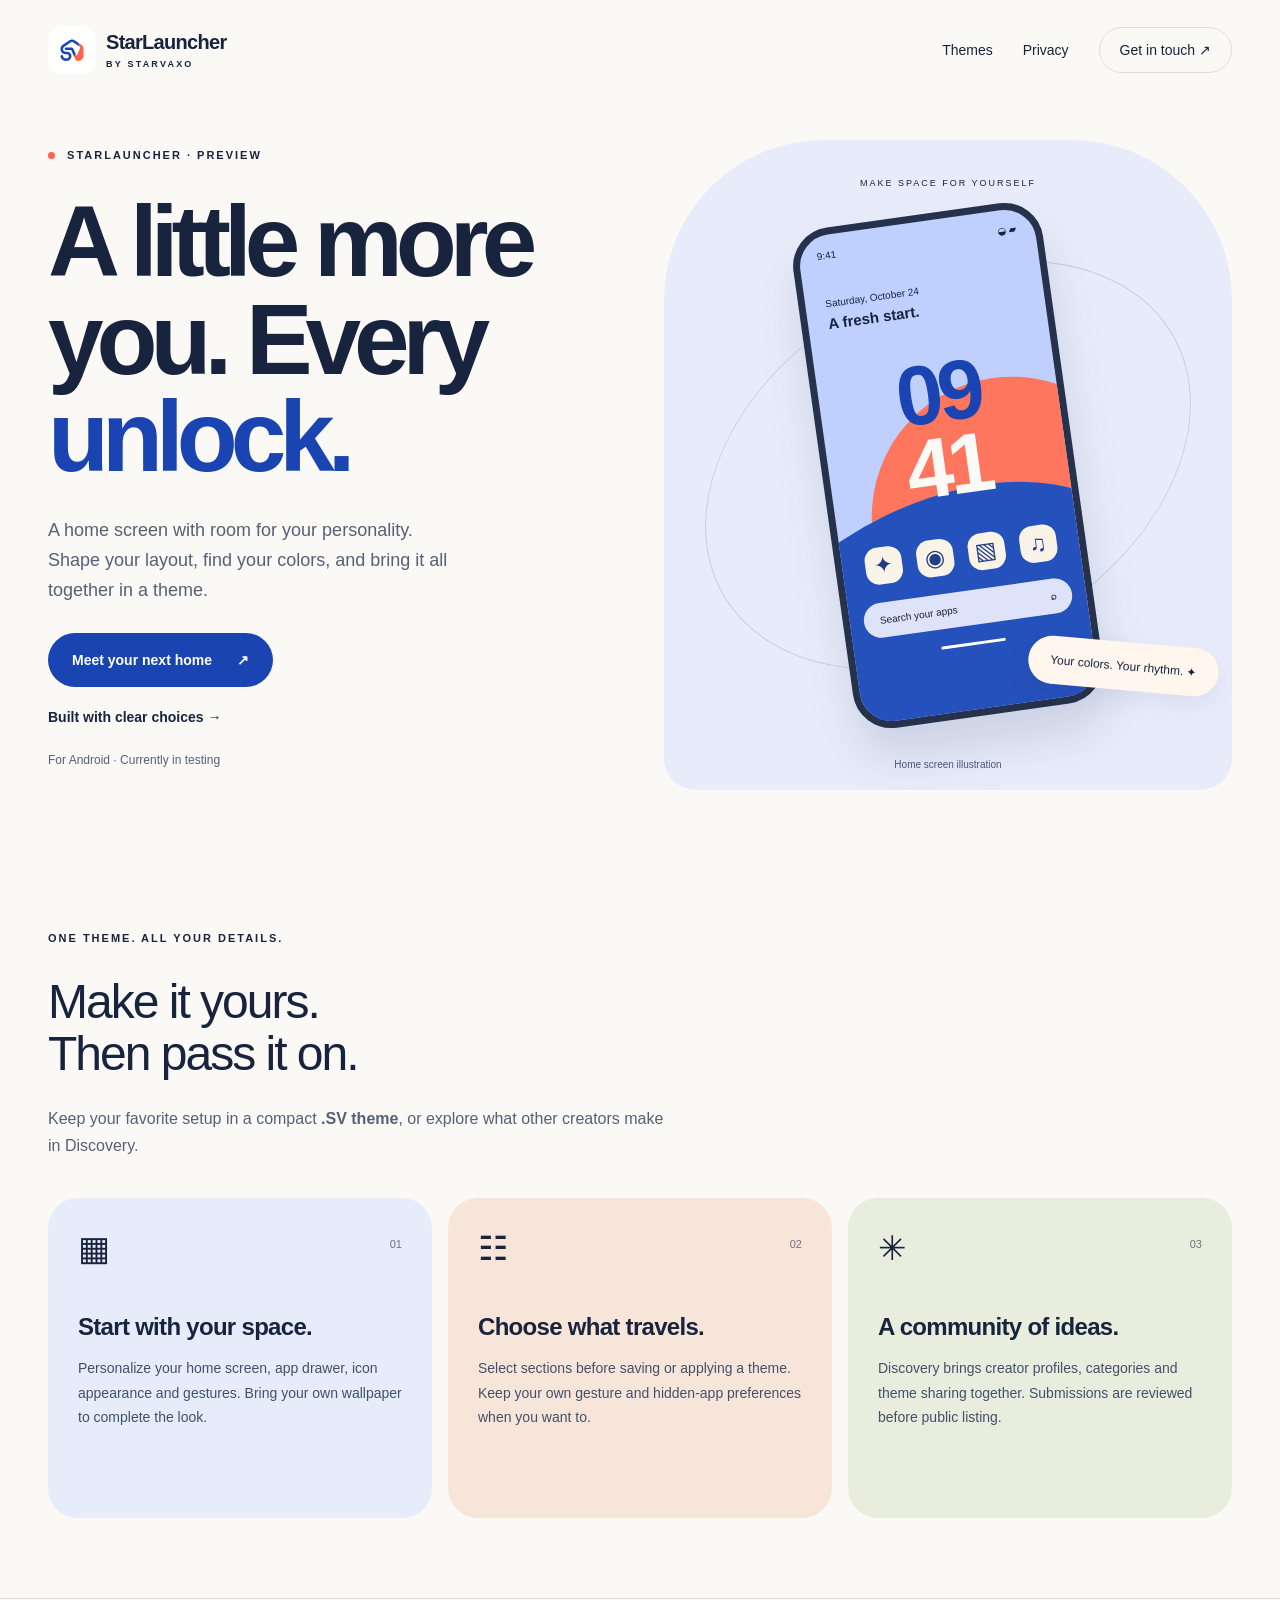
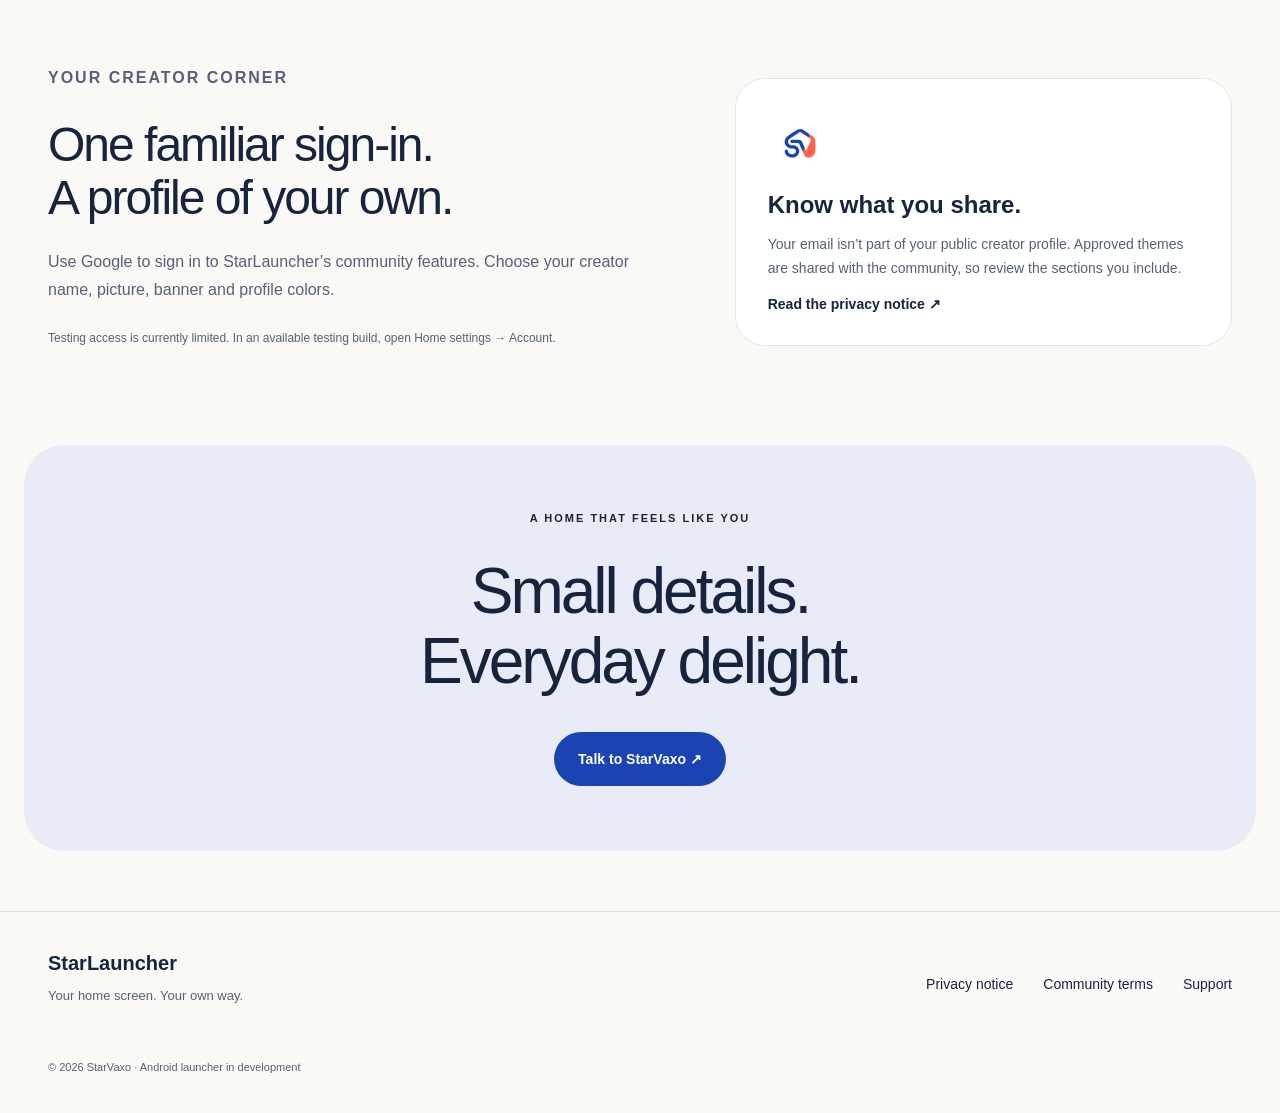
<file: index.html>
<!doctype html>
<html lang="en"><head><meta charset="utf-8"><meta name="viewport" content="width=device-width,initial-scale=1">
<meta name="description" content="StarLauncher is a customizable Android launcher by StarVaxo, with personal layouts and shareable themes."><meta name="theme-color" content="#1944b1">
<title>Make yourself at home · StarLauncher</title><link rel="icon" href="logo.svg" type="image/svg+xml"><link rel="stylesheet" href="styles.css"></head>
<body><a class="skip" href="#main">Skip to content</a><header><a class="brand" href="./"><img src="logo.svg" width="48" height="48" alt=""><span>StarLauncher<small>BY STARVAXO</small></span></a><nav aria-label="Main navigation"><a href="./#themes">Themes</a><a href="privacy.html">Privacy</a><a class="contact" href="mailto:starvaxo.studio@gmail.com">Get in touch <span aria-hidden="true">↗</span></a></nav></header>
<main id="main" class="">
<section class="hero"><div class="hero-copy"><p class="eyebrow"><span class="dot"></span> STARLAUNCHER · PREVIEW</p><h1>A little more<br>you. Every<br><em>unlock.</em></h1><p class="intro">A home screen with room for your personality. Shape your layout, find your colors, and bring it all together in a theme.</p><div class="actions"><a class="button" href="#themes">Meet your next home <span aria-hidden="true">↗</span></a><a class="text-link" href="privacy.html">Built with clear choices →</a></div><p class="fine">For Android · Currently in testing</p></div>
<div class="art" role="img" aria-label="Illustration of a personalized Android home screen with a blue and coral abstract wallpaper"><span class="art-label">MAKE SPACE FOR YOURSELF</span><div class="orbit"></div><div class="phone"><div class="status">9:41 <span>◒ ▰</span></div><div class="glance">Saturday, October 24<br><strong>A fresh start.</strong></div><div class="wallpaper-circle"></div><div class="wallpaper-wave"></div><div class="clock">09<span>41</span></div><div class="app-row"><i>✦</i><i>◉</i><i>▧</i><i>♫</i></div><div class="search">Search your apps <b>⌕</b></div><div class="gesture"></div></div><span class="floating-pill">Your colors. Your rhythm. ✦</span><small class="illustration">Home screen illustration</small></div></section>
<section id="themes" class="themes"><div class="section-heading"><p class="eyebrow">ONE THEME. ALL YOUR DETAILS.</p><h2>Make it yours.<br>Then pass it on.</h2><p>Keep your favorite setup in a compact <strong>.SV theme</strong>, or explore what other creators make in Discovery.</p></div><div class="cards"><article class="card blue"><span class="card-icon" aria-hidden="true">▦</span><span class="number">01</span><h3>Start with your space.</h3><p>Personalize your home screen, app drawer, icon appearance and gestures. Bring your own wallpaper to complete the look.</p></article><article class="card peach"><span class="card-icon" aria-hidden="true">☷</span><span class="number">02</span><h3>Choose what travels.</h3><p>Select sections before saving or applying a theme. Keep your own gesture and hidden-app preferences when you want to.</p></article><article class="card green"><span class="card-icon" aria-hidden="true">✳</span><span class="number">03</span><h3>A community of ideas.</h3><p>Discovery brings creator profiles, categories and theme sharing together. Submissions are reviewed before public listing.</p></article></div></section>
<section class="account"><div><p class="eyebrow">YOUR CREATOR CORNER</p><h2>One familiar sign-in.<br>A profile of your own.</h2><p>Use Google to sign in to StarLauncher’s community features. Choose your creator name, picture, banner and profile colors.</p><p class="fine">Testing access is currently limited. In an available testing build, open Home settings → Account.</p></div><div class="account-note"><img src="logo.svg" alt="" width="64" height="64"><h3>Know what you share.</h3><p>Your email isn’t part of your public creator profile. Approved themes are shared with the community, so review the sections you include.</p><a class="text-link" href="privacy.html">Read the privacy notice ↗</a></div></section>
<section class="closing"><p class="eyebrow">A HOME THAT FEELS LIKE YOU</p><h2>Small details.<br>Everyday delight.</h2><a class="button" href="mailto:starvaxo.studio@gmail.com">Talk to StarVaxo ↗</a></section></main>
<footer><div><strong>StarLauncher</strong><p>Your home screen. Your own way.</p></div><nav aria-label="Footer"><a href="privacy.html">Privacy notice</a><a href="terms.html">Community terms</a><a href="mailto:starvaxo.studio@gmail.com">Support</a></nav><small>© 2026 StarVaxo · Android launcher in development</small></footer></body></html>
</file>
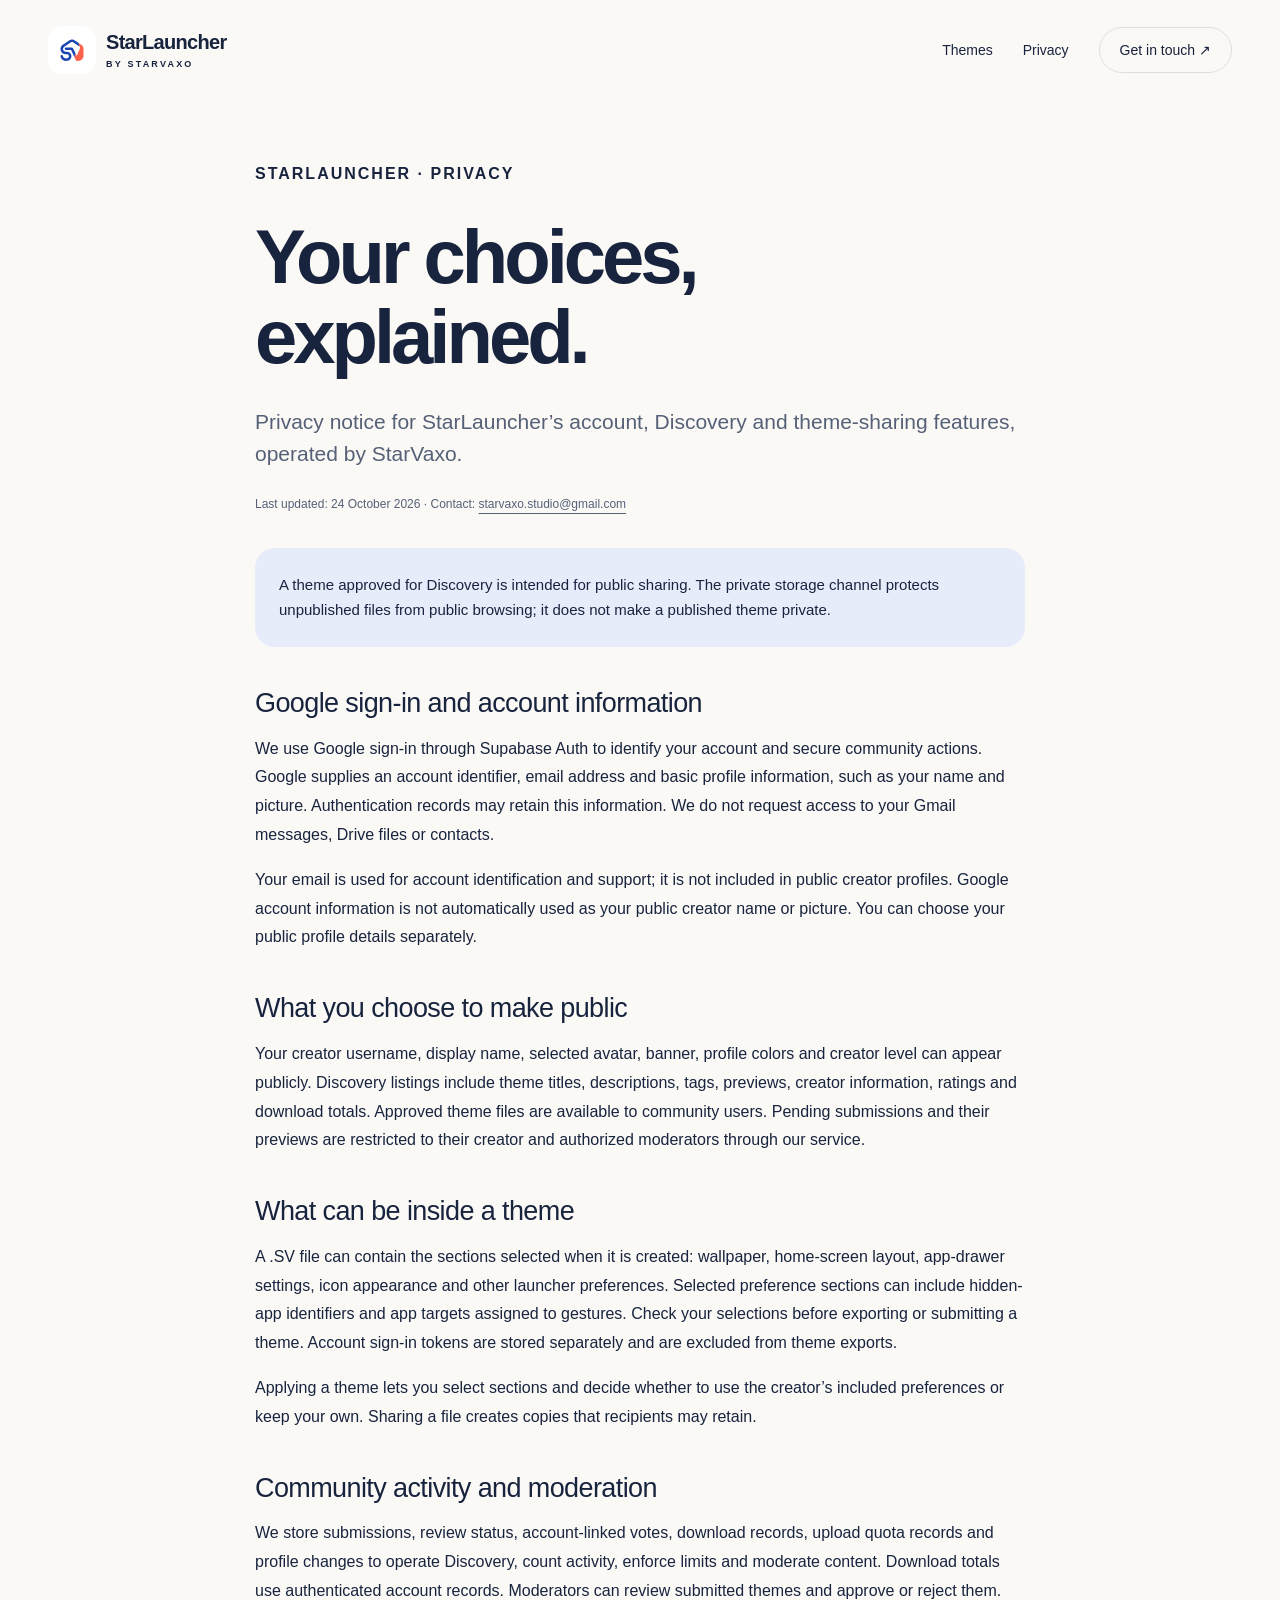
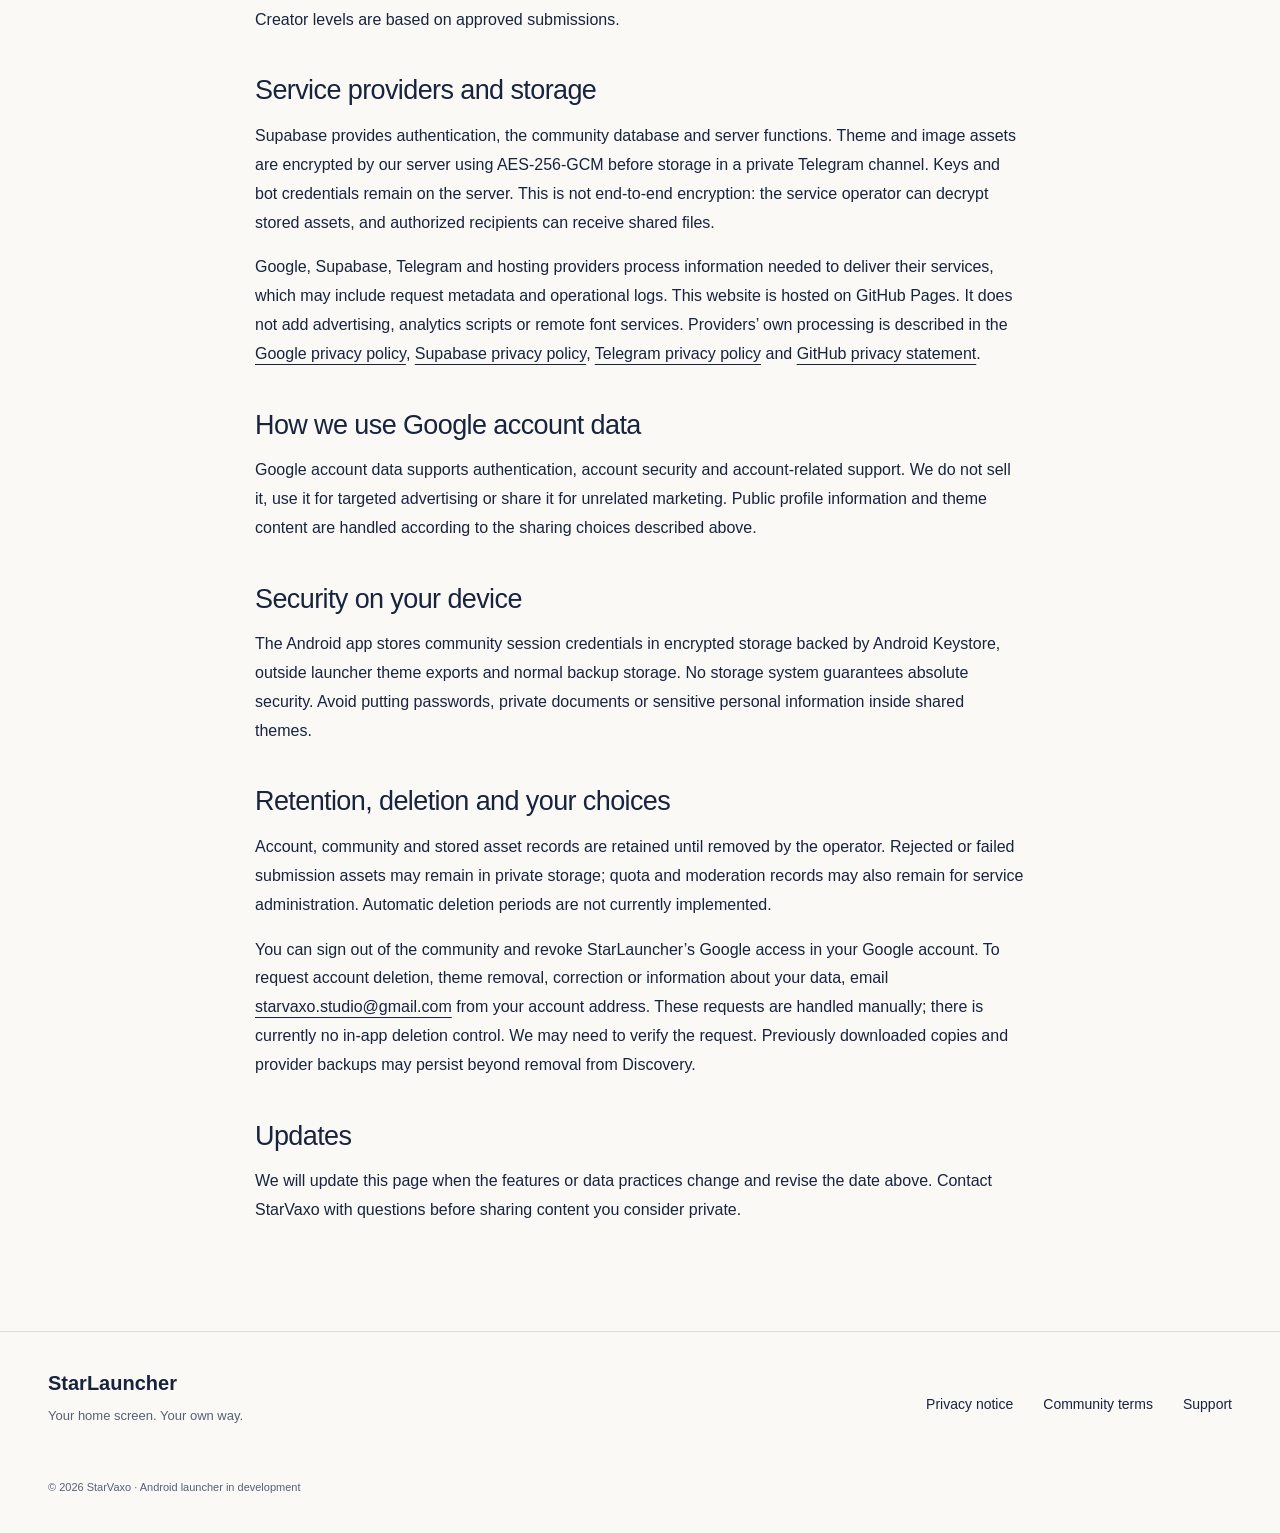
<file: privacy.html>
<!doctype html>
<html lang="en"><head><meta charset="utf-8"><meta name="viewport" content="width=device-width,initial-scale=1">
<meta name="description" content="How StarLauncher handles community accounts, profiles, shared themes and Google sign-in data."><meta name="theme-color" content="#1944b1">
<title>Privacy notice · StarLauncher</title><link rel="icon" href="logo.svg" type="image/svg+xml"><link rel="stylesheet" href="styles.css"></head>
<body><a class="skip" href="#main">Skip to content</a><header><a class="brand" href="./"><img src="logo.svg" width="48" height="48" alt=""><span>StarLauncher<small>BY STARVAXO</small></span></a><nav aria-label="Main navigation"><a href="./#themes">Themes</a><a href="privacy.html">Privacy</a><a class="contact" href="mailto:starvaxo.studio@gmail.com">Get in touch <span aria-hidden="true">↗</span></a></nav></header>
<main id="main" class="legal">
<p class="eyebrow">STARLAUNCHER · PRIVACY</p><h1>Your choices,<br>explained.</h1><p class="lead">Privacy notice for StarLauncher’s account, Discovery and theme-sharing features, operated by StarVaxo.</p><p class="fine">Last updated: 24 October 2026 · Contact: <a href="mailto:starvaxo.studio@gmail.com">starvaxo.studio@gmail.com</a></p>
<div class="notice">A theme approved for Discovery is intended for public sharing. The private storage channel protects unpublished files from public browsing; it does not make a published theme private.</div>
<h2>Google sign-in and account information</h2><p>We use Google sign-in through Supabase Auth to identify your account and secure community actions. Google supplies an account identifier, email address and basic profile information, such as your name and picture. Authentication records may retain this information. We do not request access to your Gmail messages, Drive files or contacts.</p><p>Your email is used for account identification and support; it is not included in public creator profiles. Google account information is not automatically used as your public creator name or picture. You can choose your public profile details separately.</p>
<h2>What you choose to make public</h2><p>Your creator username, display name, selected avatar, banner, profile colors and creator level can appear publicly. Discovery listings include theme titles, descriptions, tags, previews, creator information, ratings and download totals. Approved theme files are available to community users. Pending submissions and their previews are restricted to their creator and authorized moderators through our service.</p>
<h2>What can be inside a theme</h2><p>A .SV file can contain the sections selected when it is created: wallpaper, home-screen layout, app-drawer settings, icon appearance and other launcher preferences. Selected preference sections can include hidden-app identifiers and app targets assigned to gestures. Check your selections before exporting or submitting a theme. Account sign-in tokens are stored separately and are excluded from theme exports.</p><p>Applying a theme lets you select sections and decide whether to use the creator’s included preferences or keep your own. Sharing a file creates copies that recipients may retain.</p>
<h2>Community activity and moderation</h2><p>We store submissions, review status, account-linked votes, download records, upload quota records and profile changes to operate Discovery, count activity, enforce limits and moderate content. Download totals use authenticated account records. Moderators can review submitted themes and approve or reject them. Creator levels are based on approved submissions.</p>
<h2>Service providers and storage</h2><p>Supabase provides authentication, the community database and server functions. Theme and image assets are encrypted by our server using AES-256-GCM before storage in a private Telegram channel. Keys and bot credentials remain on the server. This is not end-to-end encryption: the service operator can decrypt stored assets, and authorized recipients can receive shared files.</p><p>Google, Supabase, Telegram and hosting providers process information needed to deliver their services, which may include request metadata and operational logs. This website is hosted on GitHub Pages. It does not add advertising, analytics scripts or remote font services. Providers’ own processing is described in the <a href="https://policies.google.com/privacy">Google privacy policy</a>, <a href="https://supabase.com/privacy">Supabase privacy policy</a>, <a href="https://telegram.org/privacy">Telegram privacy policy</a> and <a href="https://docs.github.com/en/site-policy/privacy-policies/github-general-privacy-statement">GitHub privacy statement</a>.</p>
<h2>How we use Google account data</h2><p>Google account data supports authentication, account security and account-related support. We do not sell it, use it for targeted advertising or share it for unrelated marketing. Public profile information and theme content are handled according to the sharing choices described above.</p>
<h2>Security on your device</h2><p>The Android app stores community session credentials in encrypted storage backed by Android Keystore, outside launcher theme exports and normal backup storage. No storage system guarantees absolute security. Avoid putting passwords, private documents or sensitive personal information inside shared themes.</p>
<h2>Retention, deletion and your choices</h2><p>Account, community and stored asset records are retained until removed by the operator. Rejected or failed submission assets may remain in private storage; quota and moderation records may also remain for service administration. Automatic deletion periods are not currently implemented.</p><p>You can sign out of the community and revoke StarLauncher’s Google access in your Google account. To request account deletion, theme removal, correction or information about your data, email <a href="mailto:starvaxo.studio@gmail.com">starvaxo.studio@gmail.com</a> from your account address. These requests are handled manually; there is currently no in-app deletion control. We may need to verify the request. Previously downloaded copies and provider backups may persist beyond removal from Discovery.</p>
<h2>Updates</h2><p>We will update this page when the features or data practices change and revise the date above. Contact StarVaxo with questions before sharing content you consider private.</p></main>
<footer><div><strong>StarLauncher</strong><p>Your home screen. Your own way.</p></div><nav aria-label="Footer"><a href="privacy.html">Privacy notice</a><a href="terms.html">Community terms</a><a href="mailto:starvaxo.studio@gmail.com">Support</a></nav><small>© 2026 StarVaxo · Android launcher in development</small></footer></body></html>
</file>
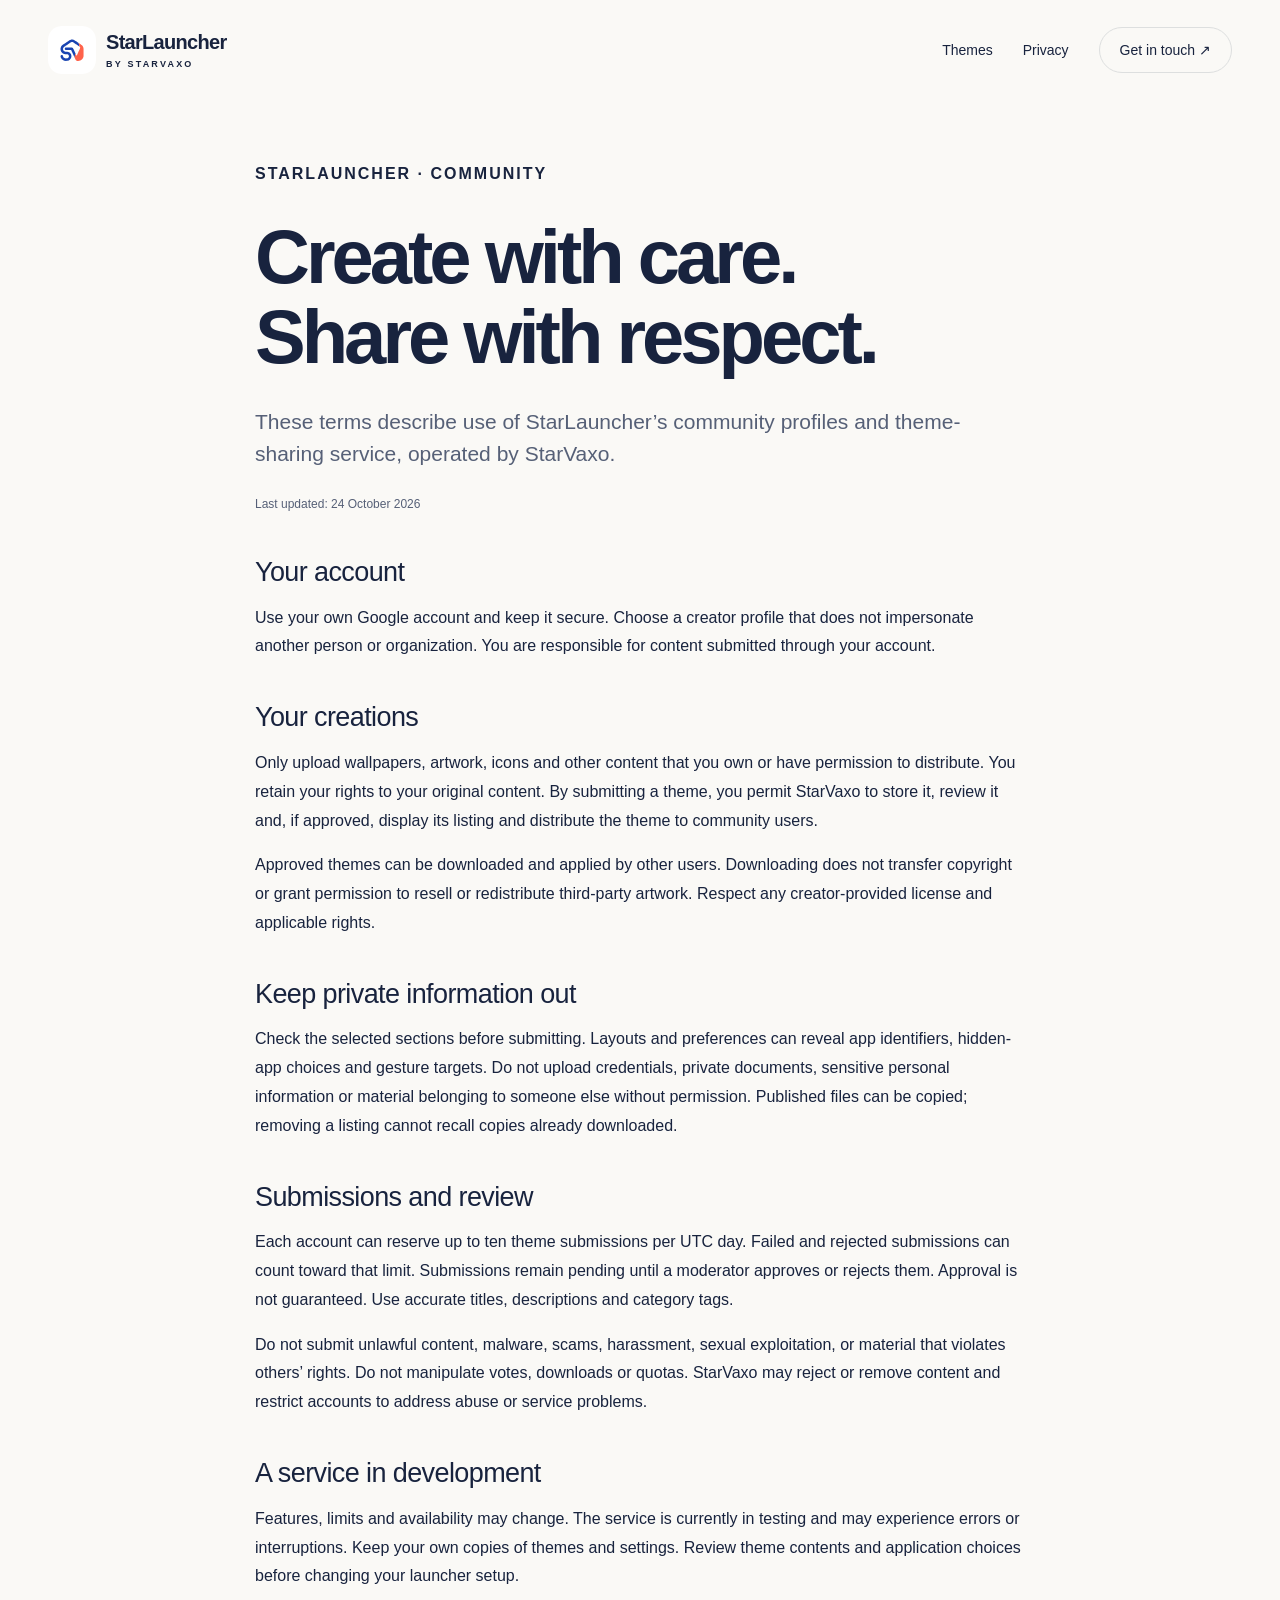
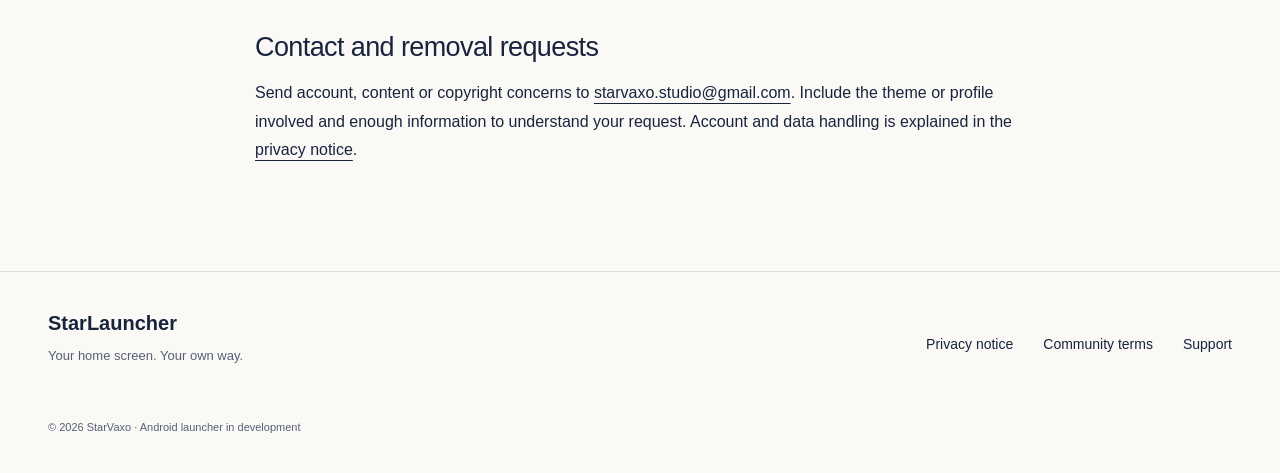
<file: terms.html>
<!doctype html>
<html lang="en"><head><meta charset="utf-8"><meta name="viewport" content="width=device-width,initial-scale=1">
<meta name="description" content="Rules for creating, submitting and downloading StarLauncher community themes."><meta name="theme-color" content="#1944b1">
<title>Community terms · StarLauncher</title><link rel="icon" href="logo.svg" type="image/svg+xml"><link rel="stylesheet" href="styles.css"></head>
<body><a class="skip" href="#main">Skip to content</a><header><a class="brand" href="./"><img src="logo.svg" width="48" height="48" alt=""><span>StarLauncher<small>BY STARVAXO</small></span></a><nav aria-label="Main navigation"><a href="./#themes">Themes</a><a href="privacy.html">Privacy</a><a class="contact" href="mailto:starvaxo.studio@gmail.com">Get in touch <span aria-hidden="true">↗</span></a></nav></header>
<main id="main" class="legal">
<p class="eyebrow">STARLAUNCHER · COMMUNITY</p><h1>Create with care.<br>Share with respect.</h1><p class="lead">These terms describe use of StarLauncher’s community profiles and theme-sharing service, operated by StarVaxo.</p><p class="fine">Last updated: 24 October 2026</p>
<h2>Your account</h2><p>Use your own Google account and keep it secure. Choose a creator profile that does not impersonate another person or organization. You are responsible for content submitted through your account.</p>
<h2>Your creations</h2><p>Only upload wallpapers, artwork, icons and other content that you own or have permission to distribute. You retain your rights to your original content. By submitting a theme, you permit StarVaxo to store it, review it and, if approved, display its listing and distribute the theme to community users.</p><p>Approved themes can be downloaded and applied by other users. Downloading does not transfer copyright or grant permission to resell or redistribute third-party artwork. Respect any creator-provided license and applicable rights.</p>
<h2>Keep private information out</h2><p>Check the selected sections before submitting. Layouts and preferences can reveal app identifiers, hidden-app choices and gesture targets. Do not upload credentials, private documents, sensitive personal information or material belonging to someone else without permission. Published files can be copied; removing a listing cannot recall copies already downloaded.</p>
<h2>Submissions and review</h2><p>Each account can reserve up to ten theme submissions per UTC day. Failed and rejected submissions can count toward that limit. Submissions remain pending until a moderator approves or rejects them. Approval is not guaranteed. Use accurate titles, descriptions and category tags.</p><p>Do not submit unlawful content, malware, scams, harassment, sexual exploitation, or material that violates others’ rights. Do not manipulate votes, downloads or quotas. StarVaxo may reject or remove content and restrict accounts to address abuse or service problems.</p>
<h2>A service in development</h2><p>Features, limits and availability may change. The service is currently in testing and may experience errors or interruptions. Keep your own copies of themes and settings. Review theme contents and application choices before changing your launcher setup.</p>
<h2>Contact and removal requests</h2><p>Send account, content or copyright concerns to <a href="mailto:starvaxo.studio@gmail.com">starvaxo.studio@gmail.com</a>. Include the theme or profile involved and enough information to understand your request. Account and data handling is explained in the <a href="privacy.html">privacy notice</a>.</p></main>
<footer><div><strong>StarLauncher</strong><p>Your home screen. Your own way.</p></div><nav aria-label="Footer"><a href="privacy.html">Privacy notice</a><a href="terms.html">Community terms</a><a href="mailto:starvaxo.studio@gmail.com">Support</a></nav><small>© 2026 StarVaxo · Android launcher in development</small></footer></body></html>
</file>
<file: styles.css>
@charset "UTF-8";
:root{--ink:#18233e;--blue:#1944b1;--paper:#faf9f6;--muted:#566077;--line:#dddfdf}*{box-sizing:border-box}html{scroll-behavior:smooth;scroll-padding-top:30px}body{margin:0;background:var(--paper);color:var(--ink);font-family:Arial,Helvetica,sans-serif;-webkit-font-smoothing:antialiased}a{color:inherit;text-underline-offset:5px}a:focus-visible{outline:3px solid #ff634b;outline-offset:5px;border-radius:4px}header,main,footer{max-width:1280px;margin:auto}header{display:flex;justify-content:space-between;align-items:center;padding:26px 48px}.brand{display:flex;align-items:center;gap:10px;text-decoration:none;font-size:20px;font-weight:700;letter-spacing:-.7px}.brand img{border-radius:14px}.brand small{display:block;font-size:9px;letter-spacing:2.2px;margin-top:5px}nav{display:flex;align-items:center;gap:30px;font-size:14px}nav a{text-decoration:none}nav a:hover{text-decoration:underline}.contact{border:1px solid var(--line);border-radius:30px;padding:14px 20px}.hero{padding:40px 48px 80px;display:grid;grid-template-columns:1fr 1fr;gap:48px;align-items:center}.eyebrow{font-size:11px;font-weight:700;letter-spacing:2px;margin:0 0 28px;line-height:1.6}.dot{display:inline-block;width:7px;height:7px;background:#ff634b;border-radius:50%;margin-right:7px}h1{font-size:clamp(64px,7.8vw,108px);line-height:.98;letter-spacing:-7px;margin:0 0 30px;font-weight:600}h1 em{font-style:normal;color:var(--blue)}.intro{max-width:410px;font-size:18px;line-height:1.65;color:var(--muted)}.actions{display:flex;align-items:flex-start;flex-direction:column;gap:22px;margin-top:28px}.button{display:inline-flex;justify-content:space-between;gap:25px;background:var(--blue);color:white;padding:19px 24px;border-radius:40px;text-decoration:none;font-size:14px;font-weight:700}.button:hover{background:#11348d}.text-link{font-size:14px;font-weight:700;text-decoration:none}.text-link:hover{text-decoration:underline}.fine{font-size:12px;line-height:1.7;color:var(--muted);margin-top:25px}.art{min-height:650px;background:#e8ecfa;border-radius:160px 160px 32px 32px;position:relative;display:flex;align-items:center;justify-content:center;overflow:hidden}.art-label{position:absolute;top:38px;font-size:9px;letter-spacing:2px}.orbit{position:absolute;width:520px;height:520px;border:1px solid #c4cde8;border-radius:50%;transform:rotate(-30deg) scaleY(.7)}.phone{position:relative;isolation:isolate;width:252px;height:505px;border:7px solid #26324b;border-radius:39px;background:#bfd0ff;overflow:hidden;box-shadow:0 30px 45px #20366524;transform:rotate(-8deg)}.status{font-size:10px;display:flex;justify-content:space-between;margin:15px 18px}.glance{position:relative;z-index:2;font-size:10px;line-height:1.6;margin:35px 20px}.glance strong{font-size:15px}.wallpaper-circle{position:absolute;z-index:-1;background:#ff765e;width:280px;height:280px;border-radius:50%;top:165px;left:35px}.wallpaper-wave{position:absolute;z-index:-1;width:500px;height:310px;background:#2551bc;border-radius:50%;top:290px;left:-180px;transform:rotate(-25deg)}.clock{font-size:84px;font-weight:600;letter-spacing:-5px;line-height:.88;text-align:center;color:#1944b1;margin-top:8px}.clock span{display:block;color:#fbfaf6}.app-row{display:flex;justify-content:space-around;margin:33px 15px 18px}.app-row i{display:grid;place-items:center;width:37px;height:37px;border-radius:13px;font-size:23px;font-style:normal;background:#faf4e8;color:#233e84}.search{background:#f2f2ffe8;margin:0 14px;border-radius:24px;padding:12px 16px;font-size:10px}.search b{float:right}.gesture{width:65px;height:3px;background:#fff;border-radius:10px;margin:17px auto}.floating-pill{position:absolute;bottom:100px;right:13px;padding:17px 22px;border-radius:24px;background:#fff7ed;font-size:12px;box-shadow:0 8px 25px #20366515;transform:rotate(5deg)}.illustration{position:absolute;bottom:20px;font-size:10px;color:#4a5877}.themes{padding:60px 48px 80px}.section-heading{max-width:620px}h2{font-size:48px;font-weight:500;letter-spacing:-2px;line-height:1.1;margin:0 0 24px}.section-heading>p:last-child,.account p{font-size:16px;line-height:1.7;color:var(--muted)}.cards{display:grid;grid-template-columns:repeat(3,1fr);gap:16px;margin-top:38px}.card{border-radius:30px;padding:30px;position:relative;min-height:320px}.blue{background:#e7ecfb}.peach{background:#f8e5da}.green{background:#e9edde}.card-icon{font-size:34px}.number{float:right;font-size:11px;opacity:.6;margin-top:10px}.card h3{font-size:24px;letter-spacing:-.7px;line-height:1.2;margin:45px 0 15px}.card p{font-size:14px;line-height:1.75;margin:0;color:#43506a}.account{display:grid;grid-template-columns:1.2fr 1fr;gap:90px;padding:65px 48px 85px;border-top:1px solid var(--line);align-items:center}.account-note{padding:32px;background:#fff;border:1px solid #e6e7e4;border-radius:30px}.account-note h3{font-size:24px;margin:12px 0}.account-note p{font-size:14px}.account .fine{font-size:12px}.closing{text-align:center;margin:0 24px 60px;background:#e9ecf7;border-radius:40px;padding:65px 24px}.closing h2{font-size:64px;letter-spacing:-3px}.closing .button{margin-top:12px}footer{border-top:1px solid var(--line);padding:40px 48px;display:flex;flex-wrap:wrap;justify-content:space-between;gap:25px}footer strong{font-size:20px}footer p{font-size:13px;color:var(--muted)}footer small{width:100%;font-size:11px;color:var(--muted);margin-top:20px}.skip{position:absolute;left:20px;top:-100px;padding:15px;background:white;z-index:10}.skip:focus{top:10px}.legal{max-width:850px;padding:60px 40px 90px}.legal h1{font-size:76px;letter-spacing:-4px;line-height:1.05}.legal .lead{font-size:21px;color:var(--muted);line-height:1.5}.legal h2{font-size:27px;letter-spacing:-.6px;margin:42px 0 14px}.legal p{font-size:16px;line-height:1.8}.legal .fine{font-size:12px}.notice{background:#e7ecfb;border-radius:20px;padding:24px;font-size:15px;line-height:1.7;margin:32px 0}.legal a{overflow-wrap:anywhere}@media(max-width:900px){header{padding:22px 26px}.hero{gap:22px;padding:30px 26px 55px}h1{font-size:76px;letter-spacing:-4px}.art{min-height:590px}.phone{transform:rotate(-6deg) scale(.88)}.floating-pill{font-size:10px;padding:14px;right:5px}.themes{padding:40px 26px 60px}.card{padding:24px}.card h3{font-size:21px}.account{padding:50px 26px;gap:35px}h2{font-size:40px}footer{padding:32px 26px}}@media(max-width:640px){header{padding:16px 20px}.brand{font-size:18px}.brand img{width:42px;height:42px}header nav{gap:18px;font-size:12px}header .contact{display:none}.hero{grid-template-columns:1fr;padding:32px 20px 40px;gap:35px}h1{font-size:76px;letter-spacing:-4.5px}.hero h1 br:nth-child(2){display:none}.intro{font-size:16px;max-width:360px}.eyebrow{margin-bottom:20px}.art{min-height:560px;border-radius:140px 140px 26px 26px}.phone{transform:rotate(-8deg) scale(.9)}.art-label{top:27px}.floating-pill{bottom:70px;right:4px}.cards{grid-template-columns:1fr}.card{min-height:250px;padding:27px}.card h3{margin-top:30px;font-size:25px}.themes{padding:35px 20px 45px}h2{font-size:38px;letter-spacing:-1.5px}.account{grid-template-columns:1fr;padding:45px 20px;gap:24px}.closing{margin:0 12px 35px;padding:45px 20px}.closing h2{font-size:48px;letter-spacing:-2px}footer{padding:30px 20px}footer nav{gap:18px;flex-wrap:wrap;font-size:12px}.legal{padding:40px 22px 70px}.legal h1{font-size:52px;letter-spacing:-2.6px}.legal .lead{font-size:18px}.legal h2{font-size:25px}.legal p{font-size:15px}}@media(prefers-reduced-motion:reduce){html{scroll-behavior:auto}}
</file>
